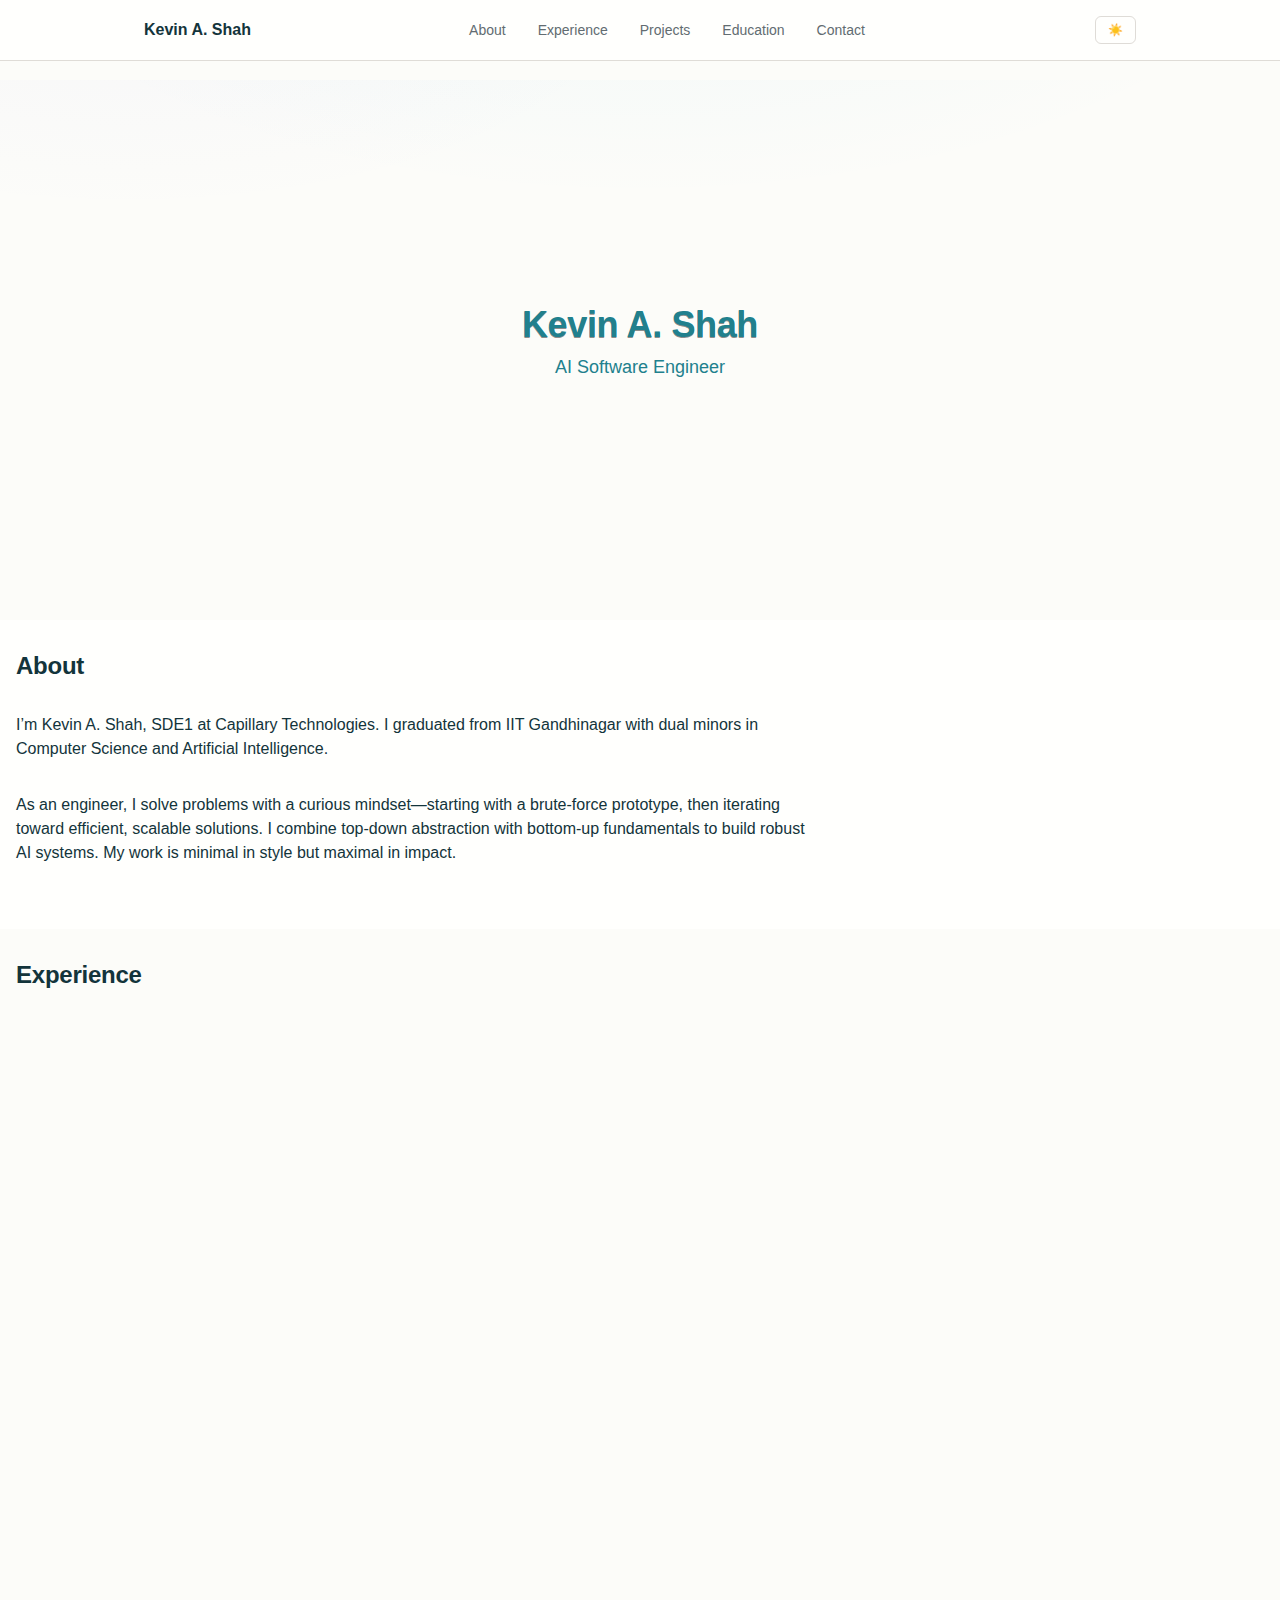
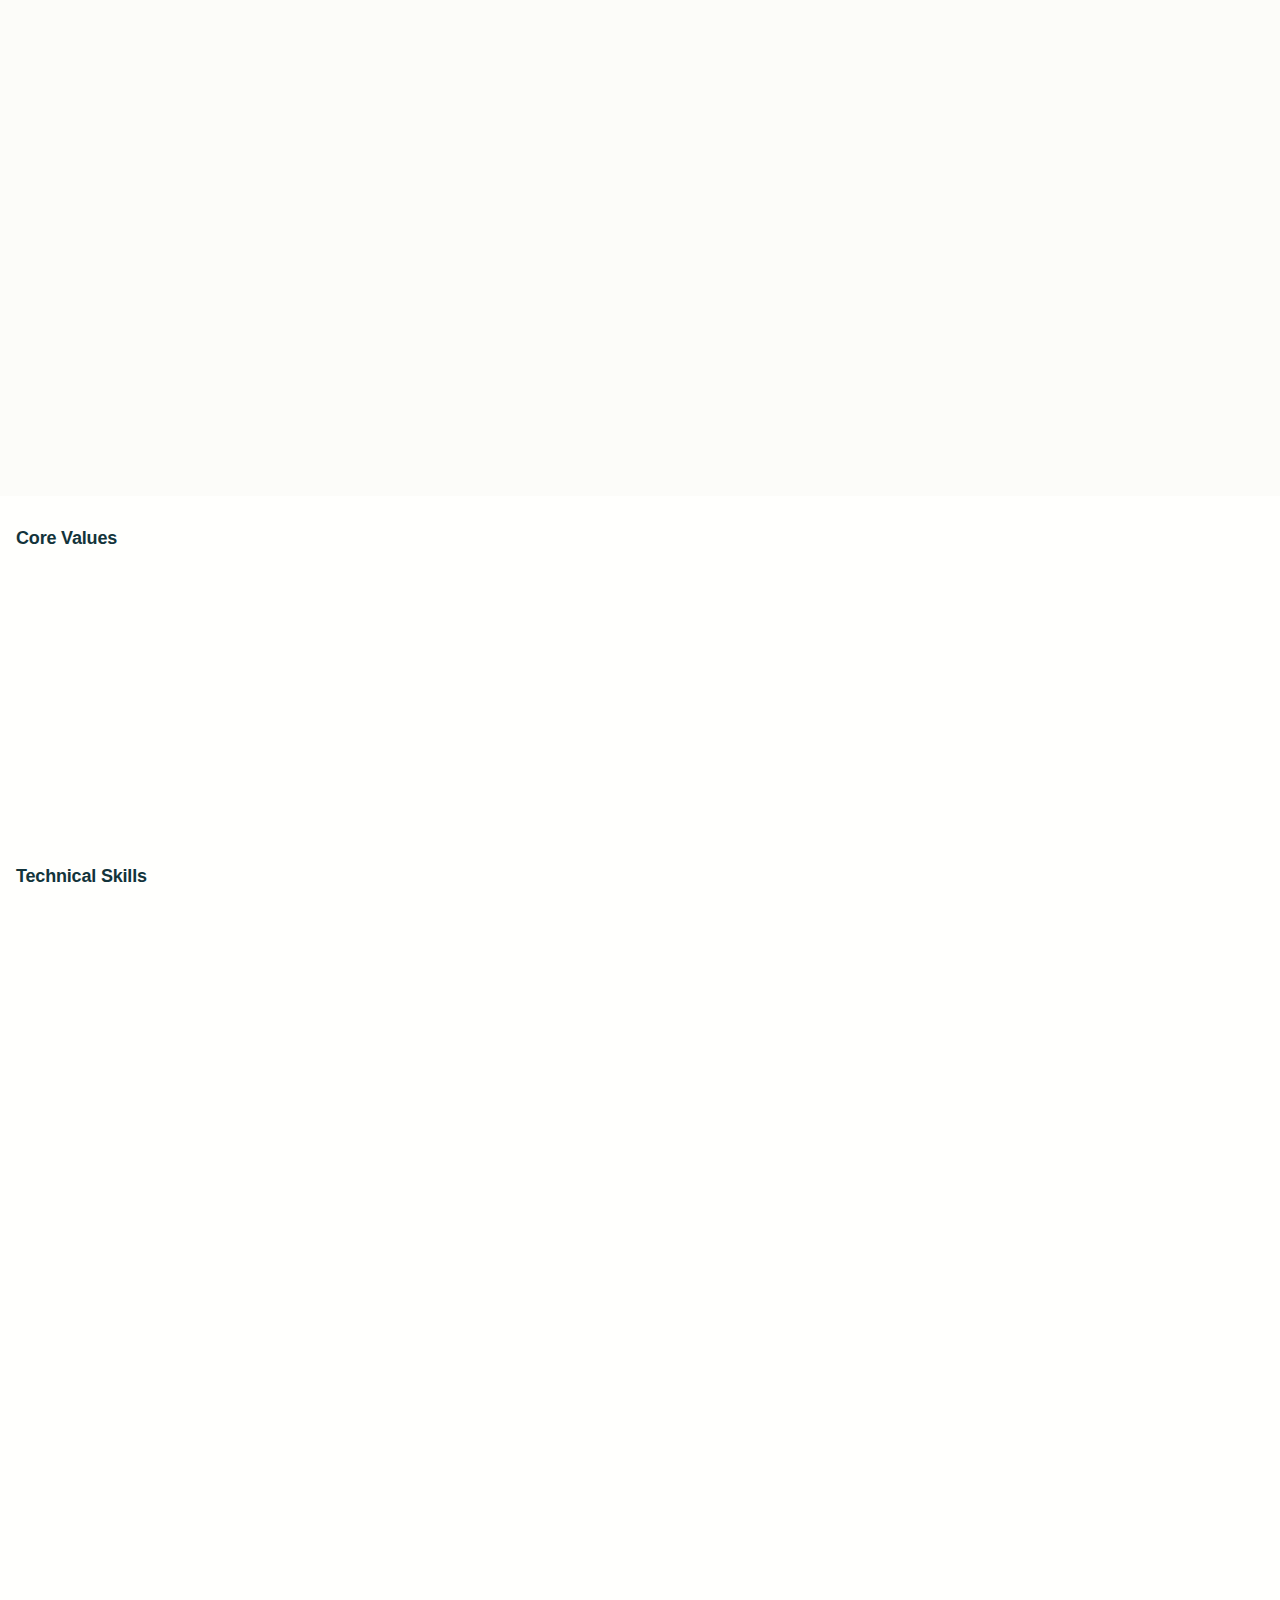
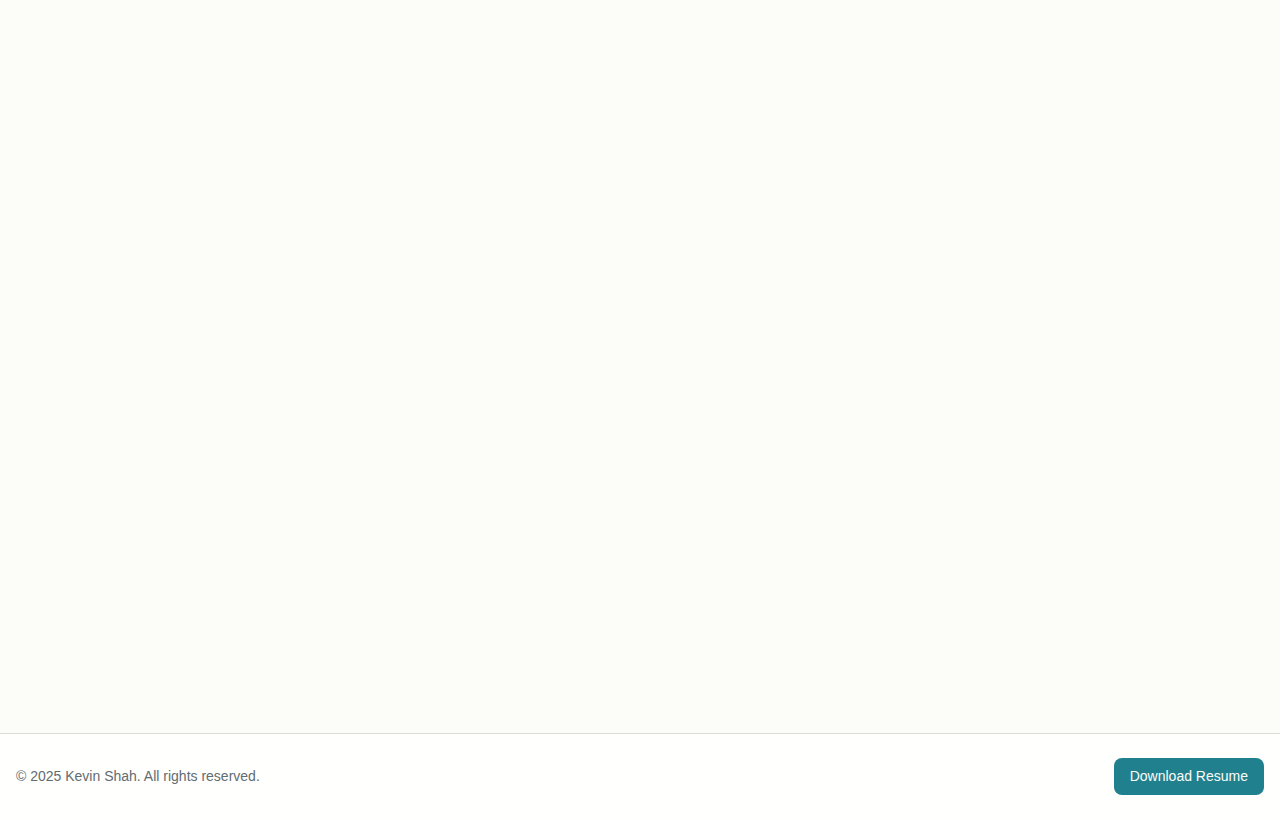
<file: index.html>
<!DOCTYPE html>
<html lang="en">
<head>
    <meta charset="UTF-8">
    <meta name="viewport" content="width=device-width, initial-scale=1.0">
    <title>Kevin A. Shah — AI Software Engineer</title>
    <meta name="description" content="AI Software Engineer. Agentic automation, LLMs, and production-grade AI systems. Projects, experience, education, accomplishments, and contact." />
    <meta name="robots" content="index,follow" />
    <meta property="og:title" content="Kevin A. Shah — AI Software Engineer" />
    <meta property="og:description" content="Agentic automation, LLMs, and production-grade AI systems." />
    <meta property="og:type" content="website" />
    <meta property="og:image" content="https://kevinashah.github.io/favicon.svg" />
    <meta name="theme-color" content="#0b0d0f" id="theme-color-meta" />
    <meta name="twitter:card" content="summary_large_image" />
    <link rel="canonical" href="https://kevinashah.github.io/" />
    <link rel="icon" type="image/svg+xml" href="data:image/svg+xml;utf8,<svg xmlns='http://www.w3.org/2000/svg' viewBox='0 0 64 64'><rect width='64' height='64' rx='12' fill='%23111315'/><text x='50%' y='50%' dominant-baseline='middle' text-anchor='middle' font-family='-apple-system,BlinkMacSystemFont,Segoe UI,Inter,Roboto,Helvetica,Arial,sans-serif' font-size='26' font-weight='700' fill='%23fff'>KS</text></svg>" />

    <!-- Iterative Optimization: inline minimal critical CSS for faster paint, matching dark theme tokens -->
    <style>
      html{font-family:-apple-system,BlinkMacSystemFont,"Segoe UI",Roboto,Inter,Helvetica,Arial,sans-serif;line-height:1.5}
      body{margin:0;color:var(--color-text);background:var(--color-background)}
      .header{position:fixed;top:0;left:0;right:0;background:var(--color-surface);border-bottom:1px solid var(--color-border);z-index:100}
      .nav{max-width:1024px;margin:0 auto;padding:16px;display:flex;justify-content:space-between;align-items:center}
      .nav__brand a{font-weight:600;color:var(--color-text);text-decoration:none}
      .nav__menu{display:flex;gap:32px;list-style:none;margin:0;padding:0}
      .nav__menu a{color:var(--color-text-secondary);text-decoration:none}
      main{margin-top:80px}
      .hero{padding:32px 0;min-height:60vh;display:flex;align-items:center;text-align:center}
      .hero__title{font-size:32px;margin:0 0 8px;color:var(--color-primary)}
      .hero__subtitle{font-size:18px;color:var(--color-primary);margin:0 0 16px}
    </style>

    <link rel="preload" href="style.css?v=2" as="style" onload="this.onload=null;this.rel='stylesheet'">
    <noscript><link rel="stylesheet" href="style.css?v=2"></noscript>

    <script>
      window.requestIdleCallback && requestIdleCallback(function(){
        var s=document.createElement('script');
        s.defer=true; s.setAttribute('data-domain','kevinashah.github.io');
        s.src='https://plausible.io/js/script.js';
        document.head.appendChild(s);
      });
    </script>
    <script type="application/ld+json">
    {
      "@context": "https://schema.org",
      "@type": "Person",
      "name": "Kevin A. Shah",
      "jobTitle": "AI Software Engineer",
      "url": "https://kevinashah.github.io/",
      "sameAs": [
        "https://github.com/kevinAshah",
        "https://www.linkedin.com/in/-kevinshah/",
        "https://kevinshahh.github.io/"
      ]
    }
    </script>
    <link rel="dns-prefetch" href="https://plausible.io">
    <link rel="preconnect" href="https://plausible.io" crossorigin>
</head>
<body>
    <a class="sr-only" href="#home">Skip to content</a>
    <!-- Header Navigation -->
    <header class="header">
        <nav class="nav">
            <div class="nav__brand">
                <a href="#home">Kevin A. Shah</a>
            </div>
            <button id="menu-toggle" class="btn btn--outline btn--sm btn--icon" aria-label="Toggle menu" aria-controls="primary-menu" aria-expanded="false" style="margin-right:8px; display:none;">
              <span aria-hidden="true">☰</span>
              <span class="sr-only">Open menu</span>
            </button>
            <ul id="primary-menu" class="nav__menu" aria-label="Primary">
                <li><a href="#about">About</a></li>
                <li><a href="#experience">Experience</a></li>
                <li><a href="#projects">Projects</a></li>
                <li><a href="#education">Education</a></li>
                <li><a href="#contact">Contact</a></li>
            </ul>
            <button id="theme-toggle" class="btn btn--outline btn--sm btn--icon" aria-label="Toggle color scheme" aria-pressed="false" style="margin-left:12px;">
              <span id="icon-sun" aria-hidden="true">☀️</span>
              <span id="icon-moon" aria-hidden="true" class="hidden">🌙</span>
              <span class="sr-only">Toggle theme</span>
            </button>
        </nav>
    </header>

    <!-- Main Content -->
    <main>
        <!-- Hero Section -->
        <section id="home" class="hero">
            <div class="container">
                <h1 class="hero__title">Kevin A. Shah</h1>
                <p class="hero__subtitle">AI Software Engineer</p>
            </div>
        </section>

        <!-- About Section -->
        <section id="about" class="about">
            <div class="container">
                <h2 class="section__title">About</h2>
                <div class="about__content">
                    <p class="about__bio">
                      I’m Kevin A. Shah, SDE1 at Capillary Technologies. I graduated from IIT Gandhinagar with dual minors in Computer Science and Artificial Intelligence.
                    </p>
                    <p class="about__bio">
                      As an engineer, I solve problems with a curious mindset—starting with a brute-force prototype, then iterating toward efficient, scalable solutions. I combine top-down abstraction with bottom-up fundamentals to build robust AI systems. My work is minimal in style but maximal in impact.
                    </p>
                </div>
            </div>
        </section>

        <!-- Experience Section -->
        <section id="experience" class="experience">
            <div class="container">
                <h2 class="section__title">Experience</h2>
                <div class="experience__content">
                    <div class="job">
                        <div class="job__header">
                            <h3 class="job__title">SDE-1 (aiRA - AI Team)</h3>
                            <p class="job__company">Capillary Technologies</p>
                            <p class="job__duration">Aug 2024 - Present • Bengaluru</p>
                        </div>
                        <p class="job__description">Building Agentic Automation Workflows</p>
                        <ul class="job__achievements">
                            <li>Developed Audience-Copilot AI agent automating audience filter creation via natural language queries</li>
                            <li>Designed custom agentic workflows with LLM-generated Python code for JSON inference & API payloads</li>
                            <li>Received Spot Award for conversational audience agent used by 3 brands, demoed to CEO and leadership</li>
                            <li>Built Slackbot for product roadmap management used by 45+ product team members</li>
                            <li>Implemented custom RAG pipeline with Google Sheets API, Redis vector DB, and Kubernetes deployment</li>
                            <li>Co-delivered 2 tech talks on 'AI agents & agentic workflows' with positive CTO feedback</li>
                        </ul>
                    </div>
                    <div class="job">
                        <div class="job__header">
                            <h3 class="job__title">SDE Intern</h3>
                            <p class="job__company">Capillary Technologies</p>
                            <p class="job__duration">Feb 2024 - July 2024 • Bengaluru</p>
                        </div>
                        <ul class="job__achievements">
                            <li>Analyzed 6 months of UK call-centre data, detected billing inaccuracies reducing costs by 30%</li>
                            <li>Optimized client-master bot for 2 organizations, enhancing IM team efficiency</li>
                            <li>Conducted prompt-regression testing and integrated Eval-Log link in React frontend</li>
                        </ul>
                    </div>
                    <div class="job">
                        <div class="job__header">
                            <h3 class="job__title">Data Science Intern</h3>
                            <p class="job__company">PUMA Group</p>
                            <p class="job__duration">May 2023 - July 2023 • Bengaluru</p>
                        </div>
                        <ul class="job__achievements">
                            <li>Optimized demand forecasting across 7 marketplaces (Flipkart, Amazon) at category & product levels</li>
                            <li>Developed LSTM and Neural Prophet models reducing FTW forecasting deviation from 50% to <20%</li>
                            <li>Improved Planning Team forecasts by 24% across all ECOM categories using Azure ML Studio</li>
                            <li>Applied K-Means & GMM clustering for retail store performance pattern analysis</li>
                        </ul>
                    </div>
                    <div class="job">
                        <div class="job__header">
                            <h3 class="job__title">Machine Learning Intern</h3>
                            <p class="job__company">InfyU LABS</p>
                            <p class="job__duration">May 2022 - June 2022 • Gandhinagar</p>
                        </div>
                        <ul class="job__achievements">
                            <li>Enhanced Quality Assurance for fruits using optimized MLP & PLS regression models</li>
                            <li>Performed multi-class classification of 5 plastic types using Random Forest & Logistic Regression</li>
                        </ul>
                    </div>
                </div>
            </div>
        </section>

        <!-- Values & Skills moved below Projects (single instance only) -->
        <section class="about">
          <div class="container">
            <div class="about__content">
              <div class="values">
                <h3 class="subsection__title">Core Values</h3>
                <div class="values__grid">
                  <div class="value"><h4>Problem‑Solving Focus</h4><p>Prioritize real impact; avoid fluff and vanity features</p></div>
                  <div class="value"><h4>Simplicity & Clarity</h4><p>Minimal, readable systems over decorative complexity</p></div>
                  <div class="value"><h4>Iterative Optimization</h4><p>Start brute-force, then refactor to efficient, scalable designs</p></div>
                  <div class="value"><h4>Top‑Down & Bottom‑Up</h4><p>Bridge architecture thinking with strong fundamentals</p></div>
                  <div class="value"><h4>Curiosity & Experimentation</h4><p>Explore new models and ideas; learn by building</p></div>
                </div>
              </div>

              <div class="skills">
                <h3 class="subsection__title">Technical Skills</h3>
                <div class="skills__grid">
                  <div class="skill-category"><h4>Programming Languages</h4><p>Python, C/C++, SQL, JavaScript, LaTeX</p></div>
                  <div class="skill-category"><h4>AI/ML</h4><p>PyTorch, TensorFlow, LangChain, OpenAI API, Hugging Face, scikit-learn</p></div>
                  <div class="skill-category"><h4>Frameworks</h4><p>Tornado, Flask, React, Databricks, Kubernetes, Docker</p></div>
                  <div class="skill-category"><h4>Databases</h4><p>Redis, PostgreSQL, Vector Databases, Google Sheets API</p></div>
                  <div class="skill-category"><h4>Cloud Platforms</h4><p>AWS EC2, Azure ML Studio, Kubernetes, Docker</p></div>
                  <div class="skill-category"><h4>Tools</h4><p>Git/GitHub, Postman, Power BI, MS Excel, Jupyter, VS Code</p></div>
                </div>
              </div>
            </div>
          </div>
        </section>

        <!-- Projects Section -->
        <section id="projects" class="projects">
            <div class="container">
                <h2 class="section__title">Projects</h2>
                <div class="projects__categories">
                    <div class="project-category">
                        <h3 class="category__title">Professional</h3>
                        <div class="projects__grid">
                            <div class="project">
                                <h3 class="project__title">Audience-Copilot AI Agent</h3>
                                <p class="project__description">Revolutionary AI agent that automates audience filter creation through natural language queries, transforming complex UI interactions into conversational commands.</p>
                                <div class="project__tech">
                                    <span class="tech-tag">Python</span>
                                    <span class="tech-tag">AsyncIO</span>
                                    <span class="tech-tag">Tornado</span>
                                    <span class="tech-tag">Redis</span>
                                    <span class="tech-tag">LLM APIs</span>
                                    <span class="tech-tag">Kubernetes</span>
                                </div>
                                <ul class="project__highlights">
                                    <li>Used by 3 major brands</li>
                                    <li>Spot Award recipient</li>
                                    <li>CEO demonstration</li>
                                </ul>
                            </div>
                        </div>
                    </div>

                    <div class="project-category">
                        <h3 class="category__title">Research</h3>
                        <div class="projects__grid">
                            <div class="project">
                                <h3 class="project__title">LLM Code Similarity Research</h3>
                                <p class="project__description">Research project investigating LLM robustness in code generation, testing sensitivity to mutations across multiple model architectures.</p>
                                <div class="project__tech">
                                    <span class="tech-tag">Python</span>
                                    <span class="tech-tag">Radamsa</span>
                                    <span class="tech-tag">CodeBERTScore</span>
                                    <span class="tech-tag">CrystalBLEU</span>
                                    <span class="tech-tag">GPT-4</span>
                                    <span class="tech-tag">Gemini</span>
                                </div>
                                <ul class="project__highlights">
                                    <li>FSE 2024 acceptance</li>
                                    <li>A* conference poster</li>
                                    <li>Multi-model evaluation</li>
                                </ul>
                                <p class="project__links">
                                  <a href="https://dl.acm.org/doi/10.1145/3663529.3663873" target="_blank" rel="noopener">ACM DOI</a>
                                </p>
                            </div>
                        </div>
                    </div>

                    <div class="project-category">
                        <h3 class="category__title">Competition</h3>
                        <div class="projects__grid">
                            <div class="project">
                                <h3 class="project__title">CloudPhysician Vital Extraction</h3>
                                <p class="project__description">Computer vision pipeline for extracting vital signs from patient monitor screens using YOLO object detection and OCR technologies.</p>
                                <div class="project__tech">
                                    <span class="tech-tag">Python</span>
                                    <span class="tech-tag">YOLOv7</span>
                                    <span class="tech-tag">EasyOCR</span>
                                    <span class="tech-tag">OpenCV</span>
                                    <span class="tech-tag">DBSCAN</span>
                                    <span class="tech-tag">scikit-learn</span>
                                </div>
                                <ul class="project__highlights">
                                    <li>F1 score ~1.0</li>
                                    <li>3.5s inference time</li>
                                    <li>Inter-IIT project</li>
                                </ul>
                            </div>
                            <div class="project">
                                <h3 class="project__title">Stock Price Forecasting AI</h3>
                                <p class="project__description">Winner solution using ensemble learning and LSTM stacking for multi-variate time-series forecasting of stock prices.</p>
                                <div class="project__tech">
                                    <span class="tech-tag">Python</span>
                                    <span class="tech-tag">LSTM</span>
                                    <span class="tech-tag">PyTorch</span>
                                    <span class="tech-tag">PCA</span>
                                    <span class="tech-tag">Ensemble Methods</span>
                                    <span class="tech-tag">Time Series</span>
                                </div>
                                <ul class="project__highlights">
                                    <li>1st Place Winner</li>
                                    <li>HackRush '23 Champion</li>
                                    <li>RMSE optimization</li>
                                </ul>
                            </div>
                        </div>
                    </div>

                    <div class="project-category">
                        <h3 class="category__title">Startup Initiative</h3>
                        <div class="projects__grid">
                            <div class="project">
                                <h3 class="project__title">Blue Swan Sales Platform</h3>
                                <p class="project__description">Transformer-based sales optimization platform for Indian bakery segment with demand prediction capabilities.</p>
                                <div class="project__tech">
                                    <span class="tech-tag">Python</span>
                                    <span class="tech-tag">Transformers</span>
                                    <span class="tech-tag">Time Series</span>
                                    <span class="tech-tag">Sales Analytics</span>
                                    <span class="tech-tag">ML Pipeline</span>
                                </div>
                                <ul class="project__highlights">
                                    <li>40% to 15% deviation reduction</li>
                                    <li>IIEC mentorship</li>
                                    <li>Real bakery deployment</li>
                                </ul>
                                <p class="project__links">
                                  <a href="https://blueswan3.github.io/" target="_blank" rel="noopener">Website</a>
                                  <span class="muted">·</span>
                                  <a href="https://drive.google.com/file/d/1O-GPhCuafDIT01Vyr-fkSiqjZ9frkyI8/view?pli=1" target="_blank" rel="noopener">Report</a>
                                </p>
                            </div>
                        </div>
                    </div>
                </div>
            </div>
        </section>

        <!-- Education Section -->
        <section id="education" class="education">
            <div class="container">
                <h2 class="section__title">Education</h2>
                <div class="education__content">
                    <div class="education-item">
                        <div class="education__header">
                            <h3 class="education__degree">Dual Minors in Computer Science Engineering & Artificial Intelligence</h3>
                            <p class="education__institution">Indian Institute of Technology Gandhinagar</p>
                            <p class="education__duration">B.Tech in Chemical Engineering • 2020 - 2024</p>
                        </div>
                        <div class="education__details">
                            <p class="education__gpa">GPA: 8.67/10</p>
                            <ul class="education__achievements">
                                <li>Dean's List for 4 semesters (IV, V, VI, VIII)</li>
                                <li>Positions of Responsibility: UGTA, PAL Mentor, ADH Mentor; Coordinator — Technical Council; Coordinator — Events & Initiatives (EII); Senior Events Executive — Amalthea</li>
                            </ul>
                        </div>
                    </div>
                    <div class="education-item">
                        <div class="education__header">
                            <h3 class="education__degree">Class XII (PCM)</h3>
                            <p class="education__institution">Prakash College, Mumbai</p>
                            <p class="education__duration">2020</p>
                        </div>
                        <div class="education__details">
                            <p class="education__percentage">Percentage: 90.92%</p>
                        </div>
                    </div>
                    <div class="education-item">
                        <div class="education__header">
                            <h3 class="education__degree">Class X</h3>
                            <p class="education__institution">K.V.I.S, Mumbai</p>
                            <p class="education__duration">2018</p>
                        </div>
                        <div class="education__details">
                            <p class="education__percentage">Percentage: 96.50%</p>
                        </div>
                    </div>
                </div>
            </div>
        </section>

        

        <!-- Contact Section -->
        <section id="contact" class="contact">
            <div class="container">
                <h2 class="section__title">Contact</h2>
                <div class="contact__content">
                    <p class="contact__intro">Let's connect and build intelligent solutions together.</p>
                    <div class="contact__info">
                        <div class="contact__item">
                            <strong>Email:</strong>
                            <a href="mailto:kevinshah.professional@gmail.com">kevinshah.professional@gmail.com</a>
                        </div>
                        <div class="contact__item">
                            <strong>LinkedIn:</strong>
                            <a href="https://www.linkedin.com/in/-kevinshah/" target="_blank" rel="noopener noreferrer">linkedin.com/in/-kevinshah</a>
                        </div>
                        <div class="contact__item">
                            <strong>GitHub:</strong>
                            <a href="https://github.com/kevinAshah" target="_blank" rel="noopener noreferrer">github.com/kevinAshah</a>
                        </div>
                        <!-- Removed Portfolio and Phone as requested -->
                        <div class="contact__item">
                            <strong>Location:</strong>
                            <span>Bengaluru, India</span>
                        </div>
                    </div>

                    <!-- Contact form removed per preference -->
                </div>
            </div>
        </section>
    </main>

    <!-- Footer -->
    <footer class="footer">
        <div class="container">
            <div class="footer__content">
                <p>&copy; 2025 Kevin Shah. All rights reserved.</p>
                <a href="resume/resume.pdf" class="btn btn--primary" download>Download Resume</a>
            </div>
        </div>
    </footer>

    <script src="app.js"></script>
</body>
</html>
</file>
<file: style.css>
:root {
  /* Primitive Color Tokens */
  --color-white: rgba(255, 255, 255, 1);
  --color-black: rgba(0, 0, 0, 1);
  --color-cream-50: rgba(252, 252, 249, 1);
  --color-cream-100: rgba(255, 255, 253, 1);
  --color-gray-200: rgba(245, 245, 245, 1);
  --color-gray-300: rgba(167, 169, 169, 1);
  --color-gray-400: rgba(119, 124, 124, 1);
  --color-slate-500: rgba(98, 108, 113, 1);
  --color-brown-600: rgba(94, 82, 64, 1);
  --color-charcoal-700: rgba(31, 33, 33, 1);
  --color-charcoal-800: rgba(38, 40, 40, 1);
  --color-slate-900: rgba(19, 52, 59, 1);
  --color-teal-300: rgba(50, 184, 198, 1);
  --color-teal-400: rgba(45, 166, 178, 1);
  --color-teal-500: rgba(33, 128, 141, 1);
  --color-teal-600: rgba(29, 116, 128, 1);
  --color-teal-700: rgba(26, 104, 115, 1);
  --color-teal-800: rgba(41, 150, 161, 1);
  --color-red-400: rgba(255, 84, 89, 1);
  --color-red-500: rgba(192, 21, 47, 1);
  --color-orange-400: rgba(230, 129, 97, 1);
  --color-orange-500: rgba(168, 75, 47, 1);

  /* RGB versions for opacity control */
  --color-brown-600-rgb: 94, 82, 64;
  --color-teal-500-rgb: 33, 128, 141;
  --color-slate-900-rgb: 19, 52, 59;
  --color-slate-500-rgb: 98, 108, 113;
  --color-red-500-rgb: 192, 21, 47;
  --color-red-400-rgb: 255, 84, 89;
  --color-orange-500-rgb: 168, 75, 47;
  --color-orange-400-rgb: 230, 129, 97;

  /* Background swatches (not used in dark theme, kept for reference) */
  --color-bg-1: transparent;
  --color-bg-2: transparent;
  --color-bg-3: transparent;
  --color-bg-4: transparent;
  --color-bg-5: transparent;
  --color-bg-6: transparent;
  --color-bg-7: transparent;
  --color-bg-8: transparent;

  /* Semantic Color Tokens (Dark-First Theme) */
  --color-background: #0b0d0f;
  --color-surface: #111315;
  --color-text: #e5e7eb;
  --color-text-secondary: #9aa4af;
  --color-primary: #38bdf8; /* sky-400 */
  --color-primary-hover: #0ea5e9; /* sky-500 */
  --color-primary-active: #0284c7; /* sky-600 */
  --color-secondary: rgba(148, 163, 184, 0.12);
  --color-secondary-hover: rgba(148, 163, 184, 0.2);
  --color-secondary-active: rgba(148, 163, 184, 0.28);
  --color-border: #1f2937; /* slate-800 */
  --color-btn-primary-text: #0b0d0f;
  --color-card-border: #1f2937;
  --color-card-border-inner: #1f2937;
  --color-error: var(--color-red-500);
  --color-success: var(--color-teal-500);
  --color-warning: var(--color-orange-500);
  --color-info: var(--color-slate-500);
  --color-focus-ring: rgba(56, 189, 248, 0.4);
  --color-select-caret: rgba(var(--color-slate-900-rgb), 0.8);

  /* Common style patterns */
  --focus-ring: 0 0 0 3px var(--color-focus-ring);
  --focus-outline: 2px solid var(--color-primary);
  --status-bg-opacity: 0.15;
  --status-border-opacity: 0.25;
  --select-caret-light: url("data:image/svg+xml,%3Csvg xmlns='http://www.w3.org/2000/svg' width='16' height='16' viewBox='0 0 24 24' fill='none' stroke='%23134252' stroke-width='2' stroke-linecap='round' stroke-linejoin='round'%3E%3Cpolyline points='6 9 12 15 18 9'%3E%3C/polyline%3E%3C/svg%3E");
  --select-caret-dark: url("data:image/svg+xml,%3Csvg xmlns='http://www.w3.org/2000/svg' width='16' height='16' viewBox='0 0 24 24' fill='none' stroke='%23f5f5f5' stroke-width='2' stroke-linecap='round' stroke-linejoin='round'%3E%3Cpolyline points='6 9 12 15 18 9'%3E%3C/polyline%3E%3C/svg%3E");

  /* RGB versions for opacity control */
  --color-success-rgb: 33, 128, 141;
  --color-error-rgb: 192, 21, 47;
  --color-warning-rgb: 168, 75, 47;
  --color-info-rgb: 98, 108, 113;

  /* Typography */
  --font-family-base: -apple-system, BlinkMacSystemFont, "Segoe UI", Roboto,
    Inter, Helvetica, Arial, sans-serif;
  --font-family-mono: "Berkeley Mono", ui-monospace, SFMono-Regular, Menlo,
    Monaco, Consolas, monospace;
  --font-size-xs: 11px;
  --font-size-sm: 12px;
  --font-size-base: 14px;
  --font-size-md: 14px;
  --font-size-lg: 16px;
  --font-size-xl: 18px;
  --font-size-2xl: 20px;
  --font-size-3xl: 24px;
  --font-size-4xl: 30px;
  --font-weight-normal: 400;
  --font-weight-medium: 500;
  --font-weight-semibold: 550;
  --font-weight-bold: 600;
  --line-height-tight: 1.2;
  --line-height-normal: 1.5;
  --letter-spacing-tight: -0.01em;

  /* Spacing */
  --space-0: 0;
  --space-1: 1px;
  --space-2: 2px;
  --space-4: 4px;
  --space-6: 6px;
  --space-8: 8px;
  --space-10: 10px;
  --space-12: 12px;
  --space-16: 16px;
  --space-20: 20px;
  --space-24: 24px;
  --space-32: 32px;

  /* Border Radius */
  --radius-sm: 6px;
  --radius-base: 8px;
  --radius-md: 10px;
  --radius-lg: 12px;
  --radius-full: 9999px;

  /* Shadows */
  --shadow-xs: 0 1px 2px rgba(0, 0, 0, 0.02);
  --shadow-sm: 0 1px 3px rgba(0, 0, 0, 0.04), 0 1px 2px rgba(0, 0, 0, 0.02);
  --shadow-md: 0 4px 6px -1px rgba(0, 0, 0, 0.04),
    0 2px 4px -1px rgba(0, 0, 0, 0.02);
  --shadow-lg: 0 10px 15px -3px rgba(0, 0, 0, 0.04),
    0 4px 6px -2px rgba(0, 0, 0, 0.02);
  --shadow-inset-sm: inset 0 1px 0 rgba(255, 255, 255, 0.15),
    inset 0 -1px 0 rgba(0, 0, 0, 0.03);

  /* Animation */
  --duration-fast: 150ms;
  --duration-normal: 250ms;
  --ease-standard: cubic-bezier(0.16, 1, 0.3, 1);

  /* Layout */
  --container-sm: 640px;
  --container-md: 768px;
  --container-lg: 1024px;
  --container-xl: 1280px;
}

/* Light mode overrides (WCAG AA-friendly) */
[data-color-scheme="light"] {
  --color-background: #FAF8F1; /* warm cream */
  --color-surface: #FFFFFF;
  --color-text: #0F172A;
  --color-text-secondary: #475569;
  --color-primary: #0EA5E9;
  --color-primary-hover: #0284C7;
  --color-primary-active: #0369A1;
  --color-secondary: rgba(2, 8, 23, 0.06);
  --color-secondary-hover: rgba(2, 8, 23, 0.1);
  --color-secondary-active: rgba(2, 8, 23, 0.16);
  --color-border: #E9E5DA; /* warm border */
  --color-btn-primary-text: #FFFFFF;
  --color-card-border: #E9E5DA;
  --color-card-border-inner: #E9E5DA;
  --color-focus-ring: rgba(14, 165, 233, 0.35);
}

/* Dark mode colors */
@media (prefers-color-scheme: dark) {
  :root {
    /* RGB versions for opacity control (Dark Mode) */
    --color-gray-400-rgb: 119, 124, 124;
    --color-teal-300-rgb: 50, 184, 198;
    --color-gray-300-rgb: 167, 169, 169;
    --color-gray-200-rgb: 245, 245, 245;

    /* Background color tokens (Dark Mode) */
    --color-bg-1: rgba(29, 78, 216, 0.15); /* Dark blue */
    --color-bg-2: rgba(180, 83, 9, 0.15); /* Dark yellow */
    --color-bg-3: rgba(21, 128, 61, 0.15); /* Dark green */
    --color-bg-4: rgba(185, 28, 28, 0.15); /* Dark red */
    --color-bg-5: rgba(107, 33, 168, 0.15); /* Dark purple */
    --color-bg-6: rgba(194, 65, 12, 0.15); /* Dark orange */
    --color-bg-7: rgba(190, 24, 93, 0.15); /* Dark pink */
    --color-bg-8: rgba(8, 145, 178, 0.15); /* Dark cyan */
    
    /* Semantic Color Tokens (Dark Mode) */
    --color-background: var(--color-charcoal-700);
    --color-surface: var(--color-charcoal-800);
    --color-text: var(--color-gray-200);
    --color-text-secondary: rgba(var(--color-gray-300-rgb), 0.7);
    --color-primary: var(--color-teal-300);
    --color-primary-hover: var(--color-teal-400);
    --color-primary-active: var(--color-teal-800);
    --color-secondary: rgba(var(--color-gray-400-rgb), 0.15);
    --color-secondary-hover: rgba(var(--color-gray-400-rgb), 0.25);
    --color-secondary-active: rgba(var(--color-gray-400-rgb), 0.3);
    --color-border: rgba(var(--color-gray-400-rgb), 0.3);
    --color-error: var(--color-red-400);
    --color-success: var(--color-teal-300);
    --color-warning: var(--color-orange-400);
    --color-info: var(--color-gray-300);
    --color-focus-ring: rgba(var(--color-teal-300-rgb), 0.4);
    --color-btn-primary-text: var(--color-slate-900);
    --color-card-border: rgba(var(--color-gray-400-rgb), 0.2);
    --color-card-border-inner: rgba(var(--color-gray-400-rgb), 0.15);
    --shadow-inset-sm: inset 0 1px 0 rgba(255, 255, 255, 0.1),
      inset 0 -1px 0 rgba(0, 0, 0, 0.15);
    --button-border-secondary: rgba(var(--color-gray-400-rgb), 0.2);
    --color-border-secondary: rgba(var(--color-gray-400-rgb), 0.2);
    --color-select-caret: rgba(var(--color-gray-200-rgb), 0.8);

    /* Common style patterns - updated for dark mode */
    --focus-ring: 0 0 0 3px var(--color-focus-ring);
    --focus-outline: 2px solid var(--color-primary);
    --status-bg-opacity: 0.15;
    --status-border-opacity: 0.25;
    --select-caret-light: url("data:image/svg+xml,%3Csvg xmlns='http://www.w3.org/2000/svg' width='16' height='16' viewBox='0 0 24 24' fill='none' stroke='%23134252' stroke-width='2' stroke-linecap='round' stroke-linejoin='round'%3E%3Cpolyline points='6 9 12 15 18 9'%3E%3C/polyline%3E%3C/svg%3E");
    --select-caret-dark: url("data:image/svg+xml,%3Csvg xmlns='http://www.w3.org/2000/svg' width='16' height='16' viewBox='0 0 24 24' fill='none' stroke='%23f5f5f5' stroke-width='2' stroke-linecap='round' stroke-linejoin='round'%3E%3Cpolyline points='6 9 12 15 18 9'%3E%3C/polyline%3E%3C/svg%3E");

    /* RGB versions for dark mode */
    --color-success-rgb: var(--color-teal-300-rgb);
    --color-error-rgb: var(--color-red-400-rgb);
    --color-warning-rgb: var(--color-orange-400-rgb);
    --color-info-rgb: var(--color-gray-300-rgb);
  }
}

/* Data attribute for manual theme switching */
[data-color-scheme="dark"] {
  /* RGB versions for opacity control (dark mode) */
  --color-gray-400-rgb: 119, 124, 124;
  --color-teal-300-rgb: 50, 184, 198;
  --color-gray-300-rgb: 167, 169, 169;
  --color-gray-200-rgb: 245, 245, 245;

  /* Colorful background palette - Dark Mode */
  --color-bg-1: rgba(29, 78, 216, 0.15); /* Dark blue */
  --color-bg-2: rgba(180, 83, 9, 0.15); /* Dark yellow */
  --color-bg-3: rgba(21, 128, 61, 0.15); /* Dark green */
  --color-bg-4: rgba(185, 28, 28, 0.15); /* Dark red */
  --color-bg-5: rgba(107, 33, 168, 0.15); /* Dark purple */
  --color-bg-6: rgba(194, 65, 12, 0.15); /* Dark orange */
  --color-bg-7: rgba(190, 24, 93, 0.15); /* Dark pink */
  --color-bg-8: rgba(8, 145, 178, 0.15); /* Dark cyan */
  
  /* Semantic Color Tokens (Dark Mode) */
  --color-background: var(--color-charcoal-700);
  --color-surface: var(--color-charcoal-800);
  --color-text: var(--color-gray-200);
  --color-text-secondary: rgba(var(--color-gray-300-rgb), 0.7);
  --color-primary: var(--color-teal-300);
  --color-primary-hover: var(--color-teal-400);
  --color-primary-active: var(--color-teal-800);
  --color-secondary: rgba(var(--color-gray-400-rgb), 0.15);
  --color-secondary-hover: rgba(var(--color-gray-400-rgb), 0.25);
  --color-secondary-active: rgba(var(--color-gray-400-rgb), 0.3);
  --color-border: rgba(var(--color-gray-400-rgb), 0.3);
  --color-error: var(--color-red-400);
  --color-success: var(--color-teal-300);
  --color-warning: var(--color-orange-400);
  --color-info: var(--color-gray-300);
  --color-focus-ring: rgba(var(--color-teal-300-rgb), 0.4);
  --color-btn-primary-text: var(--color-slate-900);
  --color-card-border: rgba(var(--color-gray-400-rgb), 0.15);
  --color-card-border-inner: rgba(var(--color-gray-400-rgb), 0.15);
  --shadow-inset-sm: inset 0 1px 0 rgba(255, 255, 255, 0.1),
    inset 0 -1px 0 rgba(0, 0, 0, 0.15);
  --color-border-secondary: rgba(var(--color-gray-400-rgb), 0.2);
  --color-select-caret: rgba(var(--color-gray-200-rgb), 0.8);

  /* Common style patterns - updated for dark mode */
  --focus-ring: 0 0 0 3px var(--color-focus-ring);
  --focus-outline: 2px solid var(--color-primary);
  --status-bg-opacity: 0.15;
  --status-border-opacity: 0.25;
  --select-caret-light: url("data:image/svg+xml,%3Csvg xmlns='http://www.w3.org/2000/svg' width='16' height='16' viewBox='0 0 24 24' fill='none' stroke='%23134252' stroke-width='2' stroke-linecap='round' stroke-linejoin='round'%3E%3Cpolyline points='6 9 12 15 18 9'%3E%3C/polyline%3E%3C/svg%3E");
  --select-caret-dark: url("data:image/svg+xml,%3Csvg xmlns='http://www.w3.org/2000/svg' width='16' height='16' viewBox='0 0 24 24' fill='none' stroke='%23f5f5f5' stroke-width='2' stroke-linecap='round' stroke-linejoin='round'%3E%3Cpolyline points='6 9 12 15 18 9'%3E%3C/polyline%3E%3C/svg%3E");

  /* RGB versions for dark mode */
  --color-success-rgb: var(--color-teal-300-rgb);
  --color-error-rgb: var(--color-red-400-rgb);
  --color-warning-rgb: var(--color-orange-400-rgb);
  --color-info-rgb: var(--color-gray-300-rgb);
}

[data-color-scheme="light"] {
  /* RGB versions for opacity control (light mode) */
  --color-brown-600-rgb: 94, 82, 64;
  --color-teal-500-rgb: 33, 128, 141;
  --color-slate-900-rgb: 19, 52, 59;
  
  /* Semantic Color Tokens (Light Mode) */
  --color-background: var(--color-cream-50);
  --color-surface: var(--color-cream-100);
  --color-text: var(--color-slate-900);
  --color-text-secondary: var(--color-slate-500);
  --color-primary: var(--color-teal-500);
  --color-primary-hover: var(--color-teal-600);
  --color-primary-active: var(--color-teal-700);
  --color-secondary: rgba(var(--color-brown-600-rgb), 0.12);
  --color-secondary-hover: rgba(var(--color-brown-600-rgb), 0.2);
  --color-secondary-active: rgba(var(--color-brown-600-rgb), 0.25);
  --color-border: rgba(var(--color-brown-600-rgb), 0.2);
  --color-btn-primary-text: var(--color-cream-50);
  --color-card-border: rgba(var(--color-brown-600-rgb), 0.12);
  --color-card-border-inner: rgba(var(--color-brown-600-rgb), 0.12);
  --color-error: var(--color-red-500);
  --color-success: var(--color-teal-500);
  --color-warning: var(--color-orange-500);
  --color-info: var(--color-slate-500);
  --color-focus-ring: rgba(var(--color-teal-500-rgb), 0.4);

  /* RGB versions for light mode */
  --color-success-rgb: var(--color-teal-500-rgb);
  --color-error-rgb: var(--color-red-500-rgb);
  --color-warning-rgb: var(--color-orange-500-rgb);
  --color-info-rgb: var(--color-slate-500-rgb);
}

/* Base styles */
html {
  font-size: var(--font-size-base);
  font-family: var(--font-family-base);
  line-height: var(--line-height-normal);
  color: var(--color-text);
  background-color: var(--color-background);
  -webkit-font-smoothing: antialiased;
  box-sizing: border-box;
}

body {
  margin: 0;
  padding: 0;
}

*,
*::before,
*::after {
  box-sizing: inherit;
}

/* Typography */
h1,
h2,
h3,
h4,
h5,
h6 {
  margin: 0;
  font-weight: var(--font-weight-semibold);
  line-height: var(--line-height-tight);
  color: var(--color-text);
  letter-spacing: var(--letter-spacing-tight);
}

h1 {
  font-size: var(--font-size-4xl);
}
h2 {
  font-size: var(--font-size-3xl);
}
h3 {
  font-size: var(--font-size-2xl);
}
h4 {
  font-size: var(--font-size-xl);
}
h5 {
  font-size: var(--font-size-lg);
}
h6 {
  font-size: var(--font-size-md);
}

p {
  margin: 0 0 var(--space-16) 0;
}

a {
  color: var(--color-primary);
  text-decoration: none;
  transition: color var(--duration-fast) var(--ease-standard);
}

a:hover {
  color: var(--color-primary-hover);
}

code,
pre {
  font-family: var(--font-family-mono);
  font-size: calc(var(--font-size-base) * 0.95);
  background-color: var(--color-secondary);
  border-radius: var(--radius-sm);
}

code {
  padding: var(--space-1) var(--space-4);
}

pre {
  padding: var(--space-16);
  margin: var(--space-16) 0;
  overflow: auto;
  border: 1px solid var(--color-border);
}

pre code {
  background: none;
  padding: 0;
}

/* Buttons */
.btn {
  display: inline-flex;
  align-items: center;
  justify-content: center;
  padding: var(--space-8) var(--space-16);
  border-radius: var(--radius-base);
  font-size: var(--font-size-base);
  font-weight: 500;
  line-height: 1.5;
  cursor: pointer;
  transition: all var(--duration-normal) var(--ease-standard);
  border: none;
  text-decoration: none;
  position: relative;
}

.btn:focus-visible {
  outline: none;
  box-shadow: var(--focus-ring);
}

.btn--primary {
  background: var(--color-primary);
  color: var(--color-btn-primary-text);
}

.btn--primary:hover {
  background: var(--color-primary-hover);
}

.btn--primary:active {
  background: var(--color-primary-active);
}

.btn--secondary {
  background: var(--color-secondary);
  color: var(--color-text);
}

.btn--secondary:hover {
  background: var(--color-secondary-hover);
}

.btn--secondary:active {
  background: var(--color-secondary-active);
}

.btn--outline {
  background: transparent;
  border: 1px solid var(--color-border);
  color: var(--color-text);
}

.btn--outline:hover {
  background: var(--color-secondary);
}

.btn--sm {
  padding: var(--space-4) var(--space-12);
  font-size: var(--font-size-sm);
  border-radius: var(--radius-sm);
}

.btn--icon {
  display: inline-flex;
  align-items: center;
  gap: 6px;
}

.btn--lg {
  padding: var(--space-10) var(--space-20);
  font-size: var(--font-size-lg);
  border-radius: var(--radius-md);
}

.btn--full-width {
  width: 100%;
}

.btn:disabled {
  opacity: 0.5;
  cursor: not-allowed;
}

/* Form elements */
.form-control {
  display: block;
  width: 100%;
  padding: var(--space-8) var(--space-12);
  font-size: var(--font-size-md);
  line-height: 1.5;
  color: var(--color-text);
  background-color: var(--color-surface);
  border: 1px solid var(--color-border);
  border-radius: var(--radius-base);
  transition: border-color var(--duration-fast) var(--ease-standard),
    box-shadow var(--duration-fast) var(--ease-standard);
}

textarea.form-control {
  font-family: var(--font-family-base);
  font-size: var(--font-size-base);
}
[data-color-scheme="light"] .form-control {
  background-color: var(--color-surface);
  color: var(--color-text);
  border-color: var(--color-border);
}

select.form-control {
  padding: var(--space-8) var(--space-12);
  -webkit-appearance: none;
  -moz-appearance: none;
  appearance: none;
  background-image: var(--select-caret-light);
  background-repeat: no-repeat;
  background-position: right var(--space-12) center;
  background-size: 16px;
  padding-right: var(--space-32);
}

/* Add a dark mode specific caret */
@media (prefers-color-scheme: dark) {
  select.form-control {
    background-image: var(--select-caret-dark);
  }
}

/* Also handle data-color-scheme */
[data-color-scheme="dark"] select.form-control {
  background-image: var(--select-caret-dark);
}

[data-color-scheme="light"] select.form-control {
  background-image: var(--select-caret-light);
}

.form-control:focus {
  border-color: var(--color-primary);
  outline: var(--focus-outline);
}

.form-label {
  display: block;
  margin-bottom: var(--space-8);
  font-weight: var(--font-weight-medium);
  font-size: var(--font-size-sm);
}

.form-group {
  margin-bottom: var(--space-16);
}

/* Card component */
.card {
  background-color: #0f1214;
  border-radius: var(--radius-lg);
  border: 1px solid var(--color-card-border);
  box-shadow: var(--shadow-sm);
  overflow: hidden;
  transition: box-shadow var(--duration-normal) var(--ease-standard);
}
[data-color-scheme="light"] .card {
  background-color: var(--color-surface);
  border: 1px solid var(--color-card-border);
}

.card:hover {
  box-shadow: var(--shadow-md);
}

.card__body {
  padding: var(--space-16);
}

.card__header,
.card__footer {
  padding: var(--space-16);
  border-bottom: 1px solid var(--color-card-border-inner);
}

/* Status indicators - simplified with CSS variables */
.status {
  display: inline-flex;
  align-items: center;
  padding: var(--space-6) var(--space-12);
  border-radius: var(--radius-full);
  font-weight: var(--font-weight-medium);
  font-size: var(--font-size-sm);
}

.status--success {
  background-color: rgba(
    var(--color-success-rgb, 33, 128, 141),
    var(--status-bg-opacity)
  );
  color: var(--color-success);
  border: 1px solid
    rgba(var(--color-success-rgb, 33, 128, 141), var(--status-border-opacity));
}

.status--error {
  background-color: rgba(
    var(--color-error-rgb, 192, 21, 47),
    var(--status-bg-opacity)
  );
  color: var(--color-error);
  border: 1px solid
    rgba(var(--color-error-rgb, 192, 21, 47), var(--status-border-opacity));
}

.status--warning {
  background-color: rgba(
    var(--color-warning-rgb, 168, 75, 47),
    var(--status-bg-opacity)
  );
  color: var(--color-warning);
  border: 1px solid
    rgba(var(--color-warning-rgb, 168, 75, 47), var(--status-border-opacity));
}

.status--info {
  background-color: rgba(
    var(--color-info-rgb, 98, 108, 113),
    var(--status-bg-opacity)
  );
  color: var(--color-info);
  border: 1px solid
    rgba(var(--color-info-rgb, 98, 108, 113), var(--status-border-opacity));
}

/* Container layout */
.container {
  width: 100%;
  margin-right: auto;
  margin-left: auto;
  padding-right: var(--space-16);
  padding-left: var(--space-16);
}

@media (min-width: 640px) {
  .container {
    max-width: var(--container-sm);
  }
}
@media (min-width: 768px) {
  .container {
    max-width: var(--container-md);
  }
}
@media (min-width: 1024px) {
  .container {
    max-width: var(--container-lg);
  }
}
@media (min-width: 1280px) {
  .container {
    max-width: var(--container-xl);
  }
}

/* Utility classes */
.flex {
  display: flex;
}
.flex-col {
  flex-direction: column;
}
.items-center {
  align-items: center;
}
.justify-center {
  justify-content: center;
}
.justify-between {
  justify-content: space-between;
}
.gap-4 {
  gap: var(--space-4);
}
.gap-8 {
  gap: var(--space-8);
}
.gap-16 {
  gap: var(--space-16);
}

.m-0 {
  margin: 0;
}
.mt-8 {
  margin-top: var(--space-8);
}
.mb-8 {
  margin-bottom: var(--space-8);
}
.mx-8 {
  margin-left: var(--space-8);
  margin-right: var(--space-8);
}
.my-8 {
  margin-top: var(--space-8);
  margin-bottom: var(--space-8);
}

.p-0 {
  padding: 0;
}
.py-8 {
  padding-top: var(--space-8);
  padding-bottom: var(--space-8);
}
.px-8 {
  padding-left: var(--space-8);
  padding-right: var(--space-8);
}
.py-16 {
  padding-top: var(--space-16);
  padding-bottom: var(--space-16);
}
.px-16 {
  padding-left: var(--space-16);
  padding-right: var(--space-16);
}

.block {
  display: block;
}
.hidden {
  display: none;
}

/* Accessibility */
.sr-only {
  position: absolute;
  width: 1px;
  height: 1px;
  padding: 0;
  margin: -1px;
  overflow: hidden;
  clip: rect(0, 0, 0, 0);
  white-space: nowrap;
  border-width: 0;
}

:focus-visible {
  outline: var(--focus-outline);
  outline-offset: 2px;
}

/* Dark mode specifics */
[data-color-scheme="dark"] .btn--outline {
  border: 1px solid var(--color-border-secondary);
}

/* Removed external webfont for performance; using system font stack */

/* END PERPLEXITY DESIGN SYSTEM */
/* Additional styles for Kevin Shah's portfolio website */

/* Header Styles */
.header {
  position: fixed;
  top: 0;
  left: 0;
  right: 0;
  background-color: rgba(17, 19, 21, 0.9);
  border-bottom: 1px solid var(--color-border);
  z-index: 100;
  backdrop-filter: blur(8px);
}

.nav {
  max-width: var(--container-lg);
  margin: 0 auto;
  padding: var(--space-16) var(--space-16);
  display: flex;
  justify-content: space-between;
  align-items: center;
}

.nav__brand a {
  font-size: var(--font-size-lg);
  font-weight: var(--font-weight-bold);
  color: var(--color-text);
  text-decoration: none;
}

.nav__menu {
  display: flex;
  list-style: none;
  margin: 0;
  padding: 0;
  gap: var(--space-32);
}

.nav__menu a {
  color: var(--color-text-secondary);
  text-decoration: none;
  font-weight: var(--font-weight-medium);
  transition: color var(--duration-fast) var(--ease-standard);
}

.nav__menu a:hover,
.nav__menu a.active {
  color: var(--color-primary);
}

/* Main Content */
main {
  margin-top: 80px;
}

/* Section Base Styles */
section {
  padding: var(--space-32) 0;
}

/* Improve initial render by skipping rendering below-the-fold until needed */
#about { content-visibility: auto; contain-intrinsic-size: 520px; }
#experience { content-visibility: auto; contain-intrinsic-size: 900px; }
#projects { content-visibility: auto; contain-intrinsic-size: 1200px; }
#education, #contact { content-visibility: auto; contain-intrinsic-size: 700px; }

.section__title {
  font-size: var(--font-size-3xl);
  font-weight: var(--font-weight-bold);
  margin-bottom: var(--space-32);
  color: var(--color-text);
}

.subsection__title {
  font-size: var(--font-size-xl);
  font-weight: var(--font-weight-semibold);
  margin-bottom: var(--space-20);
  color: var(--color-text);
}

/* Hero Section */
.hero {
  padding: var(--space-32) 0;
  text-align: center;
  background: radial-gradient(1200px 600px at 50% -240px, rgba(56,189,248,0.16), transparent 60%),
              radial-gradient(900px 420px at 10% -120px, rgba(99,102,241,0.10), transparent 60%),
              var(--color-background);
  min-height: 60vh;
  display: flex;
  align-items: center;
}

[data-color-scheme="light"] .hero {
  background: radial-gradient(1200px 600px at 50% -240px, rgba(14,165,233,0.06), transparent 60%),
              radial-gradient(900px 420px at 10% -120px, rgba(99,102,241,0.04), transparent 60%),
              var(--color-background);
}

.hero__title {
  font-size: 36px;
  font-weight: var(--font-weight-bold);
  margin-bottom: var(--space-8);
  color: var(--color-primary);
  letter-spacing: var(--letter-spacing-tight);
  text-shadow: 0 1px 0 rgba(0,0,0,0.45);
}

.hero__subtitle {
  font-size: var(--font-size-xl);
  font-weight: var(--font-weight-medium);
  color: var(--color-primary);
  margin-bottom: var(--space-16);
}

.hero__tagline {
  font-size: var(--font-size-lg);
  color: var(--color-text-secondary);
  max-width: 600px;
  margin: 0 auto;
}

/* About Section */
.about {
  background-color: var(--color-surface);
}

.about__content {
  max-width: 800px;
}

.about__bio {
  font-size: var(--font-size-lg);
  line-height: var(--line-height-normal);
  margin-bottom: var(--space-32);
  color: var(--color-text);
}

.values {
  margin-bottom: var(--space-32);
}

.values__grid {
  display: grid;
  grid-template-columns: repeat(auto-fit, minmax(300px, 1fr));
  gap: var(--space-20);
}

.value {
  padding: var(--space-16);
  border-left: 3px solid var(--color-primary);
  background-color: rgba(56, 189, 248, 0.06);
  border-radius: var(--radius-sm);
}

.value h4 {
  font-size: var(--font-size-md);
  font-weight: var(--font-weight-semibold);
  margin-bottom: var(--space-8);
  color: var(--color-text);
}

.value p {
  font-size: var(--font-size-sm);
  color: var(--color-text-secondary);
  margin: 0;
}

.skills__grid {
  display: grid;
  grid-template-columns: repeat(auto-fit, minmax(250px, 1fr));
  gap: var(--space-16);
}

.skill-category {
  padding: var(--space-16);
  background-color: rgba(148, 163, 184, 0.06);
  border-radius: var(--radius-base);
}

.skill-category h4 {
  font-size: var(--font-size-md);
  font-weight: var(--font-weight-semibold);
  margin-bottom: var(--space-8);
  color: var(--color-text);
}

.skill-category p {
  font-size: var(--font-size-sm);
  color: var(--color-text-secondary);
  margin: 0;
  line-height: var(--line-height-normal);
}

/* Experience Section */
.experience {
  background-color: var(--color-background);
}

.job {
  margin-bottom: var(--space-32);
  padding: var(--space-20);
  background-color: var(--color-surface);
  border-radius: var(--radius-lg);
  border: 1px solid var(--color-border);
}

.job:last-child {
  margin-bottom: 0;
}

.job__header {
  margin-bottom: var(--space-16);
}

.job__title {
  font-size: var(--font-size-xl);
  font-weight: var(--font-weight-semibold);
  margin-bottom: var(--space-4);
  color: var(--color-text);
}

.job__company {
  font-size: var(--font-size-md);
  color: var(--color-primary);
  font-weight: var(--font-weight-medium);
  margin-bottom: var(--space-4);
}

.job__duration {
  font-size: var(--font-size-sm);
  color: var(--color-text-secondary);
  margin-bottom: var(--space-8);
}

.job__description {
  font-size: var(--font-size-md);
  color: var(--color-text);
  font-weight: var(--font-weight-medium);
  margin-bottom: var(--space-16);
  font-style: italic;
}

.job__achievements {
  list-style: none;
  padding: 0;
  margin: 0;
}

.job__achievements li {
  position: relative;
  padding-left: var(--space-16);
  margin-bottom: var(--space-8);
  color: var(--color-text-secondary);
}

.job__achievements li:before {
  content: "•";
  color: var(--color-primary);
  position: absolute;
  left: 0;
  font-weight: bold;
}

/* Projects Section */
.projects {
  background-color: var(--color-surface);
}

.projects__categories {
  display: flex;
  flex-direction: column;
  gap: var(--space-32);
}

.project-category {
  background-color: var(--color-background);
  border-radius: var(--radius-lg);
  padding: var(--space-24);
  border: 1px solid var(--color-border);
  transition: transform var(--duration-normal) var(--ease-standard);
}

.project-category:hover { transform: translateY(-2px); }

.category__title {
  font-size: var(--font-size-2xl);
  font-weight: var(--font-weight-semibold);
  margin-bottom: var(--space-20);
  color: var(--color-text);
  border-bottom: 2px solid var(--color-primary);
  padding-bottom: var(--space-8);
}

.projects__grid {
  display: grid;
  grid-template-columns: repeat(auto-fit, minmax(350px, 1fr));
  gap: var(--space-24);
}


.project {
  padding: var(--space-20);
  background-color: var(--color-surface);
  border-radius: var(--radius-lg);
  border: 1px solid var(--color-border);
  transition: transform var(--duration-normal) var(--ease-standard);
}

.project:hover { transform: translateY(-2px); }

.project__title {
  font-size: var(--font-size-xl);
  font-weight: var(--font-weight-semibold);
  margin-bottom: var(--space-12);
  color: var(--color-text);
}

.project__description {
  color: var(--color-text-secondary);
  margin-bottom: var(--space-16);
  line-height: var(--line-height-normal);
}

.project__tech {
  display: flex;
  flex-wrap: wrap;
  gap: var(--space-8);
  margin-bottom: var(--space-16);
}

.tech-tag {
  display: inline-block;
  padding: var(--space-4) var(--space-8);
  background-color: rgba(56, 189, 248, 0.08);
  color: var(--color-text);
  font-size: var(--font-size-xs);
  font-weight: var(--font-weight-medium);
  border-radius: var(--radius-sm);
  border: 1px solid var(--color-border);
}

.project__highlights {
  list-style: none;
  padding: 0;
  margin: 0;
}

.project__highlights li {
  position: relative;
  padding-left: var(--space-16);
  margin-bottom: var(--space-4);
  color: var(--color-text-secondary);
  font-size: var(--font-size-sm);
}

.project__highlights li:before {
  content: "✓";
  color: var(--color-success);
  position: absolute;
  left: 0;
  font-weight: bold;
}

/* Education Section */
.education {
  background-color: var(--color-background);
}

.education__content {
  display: flex;
  flex-direction: column;
  gap: var(--space-24);
}

.education-item {
  padding: var(--space-20);
  background-color: var(--color-surface);
  border-radius: var(--radius-lg);
  border: 1px solid var(--color-border);
}

.education__header {
  margin-bottom: var(--space-16);
}

.education__degree {
  font-size: var(--font-size-xl);
  font-weight: var(--font-weight-semibold);
  margin-bottom: var(--space-4);
  color: var(--color-text);
}

.education__institution {
  font-size: var(--font-size-md);
  color: var(--color-primary);
  font-weight: var(--font-weight-medium);
  margin-bottom: var(--space-4);
}

.education__duration {
  font-size: var(--font-size-sm);
  color: var(--color-text-secondary);
  margin-bottom: var(--space-8);
}

.education__details p {
  font-size: var(--font-size-sm);
  color: var(--color-text-secondary);
  margin-bottom: var(--space-8);
}

.education__gpa,
.education__minors,
.education__percentage {
  font-weight: var(--font-weight-medium);
}

.education__achievements {
  list-style: none;
  padding: 0;
  margin: 0;
}

.education__achievements li {
  position: relative;
  padding-left: var(--space-16);
  margin-bottom: var(--space-4);
  color: var(--color-text-secondary);
  font-size: var(--font-size-sm);
}

.education__achievements li:before {
  content: "🏆";
  position: absolute;
  left: 0;
}

/* Contact Section */
.contact {
  background-color: var(--color-surface);
}
[data-color-scheme="light"] .contact {
  background-color: var(--color-background);
}

.contact__intro {
  font-size: var(--font-size-lg);
  text-align: center;
  margin-bottom: var(--space-32);
  color: var(--color-text-secondary);
}

.contact__info {
  display: grid;
  grid-template-columns: repeat(auto-fit, minmax(280px, 1fr));
  gap: var(--space-16);
  max-width: 800px;
  margin: 0 auto;
}

.contact__item {
  display: flex;
  flex-direction: column;
  gap: var(--space-4);
  padding: var(--space-12);
  background-color: var(--color-surface);
  border-radius: var(--radius-base);
  border: 1px solid var(--color-border);
}

.contact__item strong {
  color: var(--color-text);
  font-size: var(--font-size-sm);
  font-weight: var(--font-weight-semibold);
}

.contact__item a {
  color: var(--color-primary);
  text-decoration: none;
  font-size: var(--font-size-sm);
}

.contact__item a:hover {
  color: var(--color-primary-hover);
  text-decoration: underline;
}

.contact__item span {
  color: var(--color-text-secondary);
  font-size: var(--font-size-sm);
}

/* Footer */
.footer {
  background-color: var(--color-surface);
  border-top: 1px solid var(--color-border);
  padding: var(--space-24) 0;
}

.footer__content {
  display: flex;
  justify-content: space-between;
  align-items: center;
  flex-wrap: wrap;
  gap: var(--space-16);
}

.footer__content p {
  color: var(--color-text-secondary);
  margin: 0;
}

/* Responsive Design */
@media (max-width: 768px) {
  .nav {
    flex-direction: column;
    gap: var(--space-16);
    padding: var(--space-12);
  }
  #menu-toggle { display: inline-flex !important; }
  .nav__menu {
    width: 100%;
    flex-direction: column;
    gap: var(--space-16);
    margin-top: var(--space-8);
    display: none;
  }
  .nav__menu.open { display: flex; }
  
  .nav__menu {
    gap: var(--space-16);
  }
  
  main {
    margin-top: 120px;
  }
  
  .hero {
    min-height: 50vh;
    padding: var(--space-24) 0;
  }
  
  .hero__title {
    font-size: var(--font-size-3xl);
  }
  
  .section__title {
    font-size: var(--font-size-2xl);
  }
  
  .values__grid,
  .skills__grid {
    grid-template-columns: 1fr;
  }
  
  .projects__grid {
    grid-template-columns: 1fr;
  }
  
  .contact__info {
    grid-template-columns: 1fr;
  }
  
  .footer__content {
    flex-direction: column;
    text-align: center;
  }

  .project-category {
    padding: var(--space-16);
  }
}

@media (max-width: 480px) {
  .nav__menu {
    flex-direction: column;
    gap: var(--space-8);
    text-align: center;
  }
  
  main {
    margin-top: 160px;
  }
  
  .hero__title {
    font-size: var(--font-size-2xl);
  }
  
  .hero__subtitle {
    font-size: var(--font-size-lg);
  }
  
  section {
    padding: var(--space-24) 0;
  }
  
  .project__tech {
    justify-content: center;
  }

  .projects__categories {
    gap: var(--space-24);
  }

  .category__title {
    font-size: var(--font-size-xl);
  }
}

/* Smooth scrolling */
html {
  scroll-behavior: smooth;
}

/* Focus states for accessibility */
.nav__menu a:focus-visible,
.contact__item a:focus-visible {
  outline: var(--focus-outline);
  outline-offset: 2px;
  border-radius: var(--radius-sm);
}

/* Enhanced hover effects for project categories */
.project-category:hover {
  transform: translateY(-2px);
  box-shadow: var(--shadow-md);
  transition: transform var(--duration-normal) var(--ease-standard),
              box-shadow var(--duration-normal) var(--ease-standard);
}

/* Additional spacing for better readability */
.job__achievements li:last-child,
.project__highlights li:last-child,
.education__achievements li:last-child {
  margin-bottom: 0;
}
</file>
